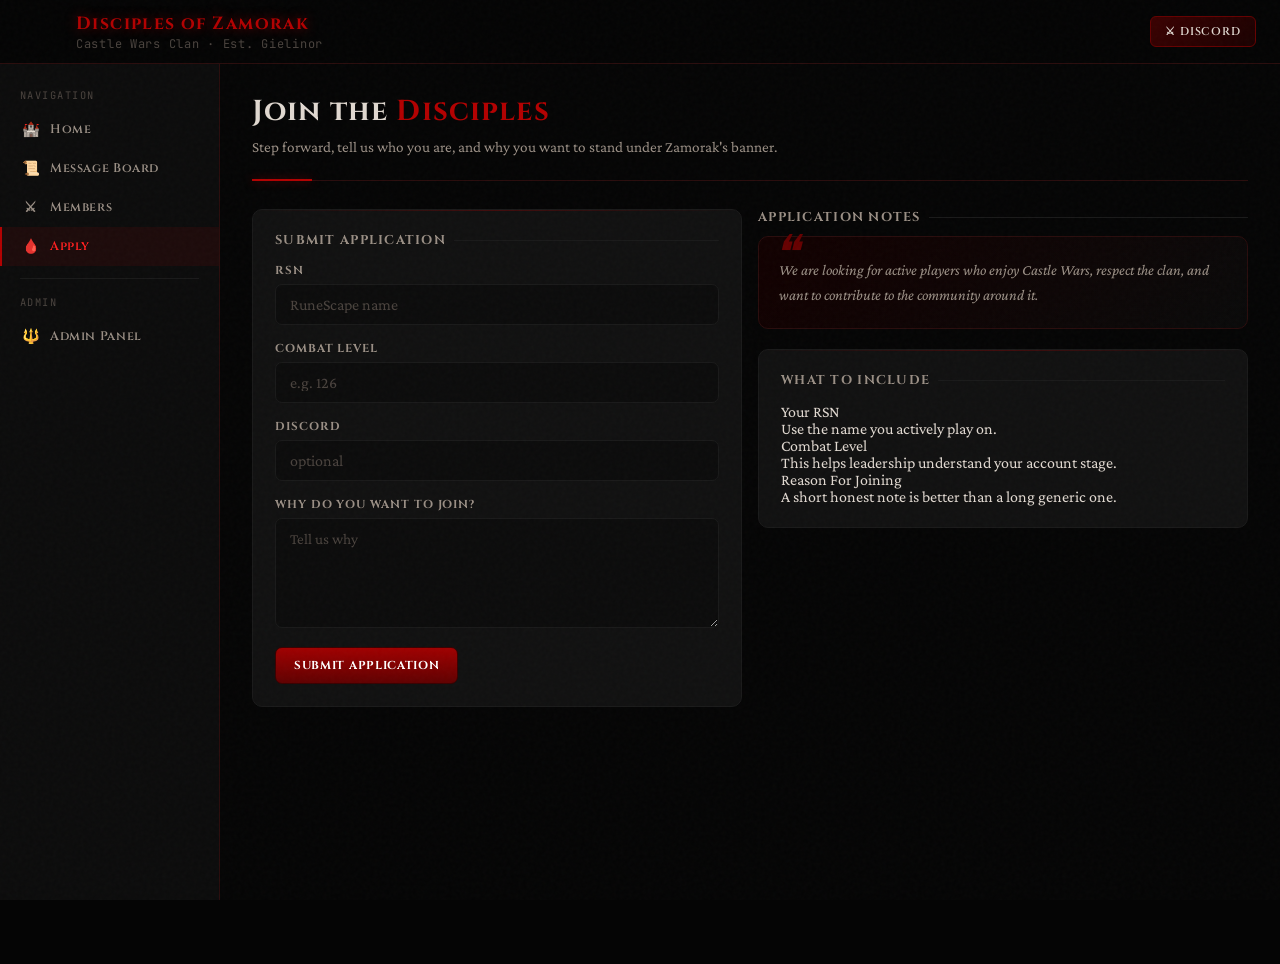
<file: apply.html>
<!DOCTYPE html>
<html lang="en">
<head>
  <meta charset="utf-8">
  <meta name="viewport" content="width=device-width,initial-scale=1">
  <title>Apply - Disciples of Zamorak</title>
  <link rel="stylesheet" href="style.css">
</head>
<body>

  <header class="site-header">
    <div class="sigil"></div>
    <div>
      <div class="clan-name">Disciples of Zamorak</div>
      <div class="clan-sub">Castle Wars Clan · Est. Gielinor</div>
    </div>
    <div class="header-right">
      <a class="header-discord" href="https://discord.gg/EBqS3dxGbn" target="_blank">⚔ Discord</a>
    </div>
  </header>

  <nav class="site-nav">
    <div class="nav-section-label">Navigation</div>
    <a href="index.html"><span class="nav-icon">🏰</span> Home</a>
    <a href="board.html"><span class="nav-icon">📜</span> Message Board</a>
    <a href="members.html"><span class="nav-icon">⚔</span> Members</a>
    <a href="apply.html" class="active"><span class="nav-icon">🩸</span> Apply</a>
    <hr class="nav-divider">
    <div class="nav-section-label">Admin</div>
    <a href="admin.html"><span class="nav-icon">🔱</span> Admin Panel</a>
  </nav>

  <main class="site-main">
    <div class="page-header">
      <h1>Join the <span>Disciples</span></h1>
      <p>Step forward, tell us who you are, and why you want to stand under Zamorak's banner.</p>
    </div>

    <div class="grid-2" style="align-items:start;">
      <section class="card">
        <div class="card-title">Submit Application</div>
        <div class="form-group">
          <label for="applyRsn">RSN</label>
          <input type="text" id="applyRsn" maxlength="24" placeholder="RuneScape name">
        </div>
        <div class="form-group">
          <label for="applyCombat">Combat Level</label>
          <input type="text" id="applyCombat" maxlength="3" placeholder="e.g. 126">
        </div>
        <div class="form-group">
          <label for="applyDiscord">Discord</label>
          <input type="text" id="applyDiscord" maxlength="50" placeholder="optional">
        </div>
        <div class="form-group">
          <label for="applyReason">Why do you want to join?</label>
          <textarea id="applyReason" maxlength="1000" placeholder="Tell us why"></textarea>
        </div>

        <input id="applyWebsite" class="hidden" tabindex="-1" autocomplete="off" placeholder="Leave blank">
        <button class="btn btn-primary" id="applyBtn">Submit Application</button>
        <div id="applyStatus"></div>
      </section>

      <section>
        <div class="card-title" style="margin-bottom:10px;">Application Notes</div>
        <div class="lore-box">
          We are looking for active players who enjoy Castle Wars, respect the clan, and want to contribute to the community around it.
        </div>

        <div class="card">
          <div class="card-title">What To Include</div>
          <div class="stack-list">
            <div class="list-row">
              <div>
                <div class="row-title">Your RSN</div>
                <div class="row-meta">Use the name you actively play on.</div>
              </div>
            </div>
            <div class="list-row">
              <div>
                <div class="row-title">Combat Level</div>
                <div class="row-meta">This helps leadership understand your account stage.</div>
              </div>
            </div>
            <div class="list-row">
              <div>
                <div class="row-title">Reason For Joining</div>
                <div class="row-meta">A short honest note is better than a long generic one.</div>
              </div>
            </div>
          </div>
        </div>
      </section>
    </div>
  </main>

  <script src="clan.js"></script>
  <script>
    document.getElementById("applyBtn").addEventListener("click", submitClanApplication);
  </script>

</body>
</html>
</file>
<file: style.css>
@import url('https://fonts.googleapis.com/css2?family=Cinzel:wght@400;600;700;900&family=Crimson+Pro:ital,wght@0,300;0,400;0,600;1,400&family=JetBrains+Mono:wght@400;500&display=swap');

/* =============================================
   CSS VARIABLES
============================================= */
:root {
  --bg:           #050505;
  --surface:      #0c0c0c;
  --panel:        #111111;
  --panel2:       #181818;
  --border:       #2a0d0d;
  --border-soft:  #1a1a1a;

  --text:         #e0d8d0;
  --text-dim:     #9a8f85;
  --text-faint:   #4a433e;

  --primary:      #b30000;
  --primary-glow: #ff2020;
  --primary-dim:  #660000;
  --blood:        #3d0000;

  --gold:         #c9a84c;
  --gold-bright:  #e8c96e;
  --gold-dim:     #7a6030;

  --green:        #5fd18b;
  --red:          #ff4d4d;
  --blue:         #5ab4d4;

  --nav-width:    220px;
  --header-h:     64px;
}

/* =============================================
   RESET & BASE
============================================= */
*, *::before, *::after { box-sizing: border-box; margin: 0; padding: 0; }

html { scroll-behavior: smooth; }

body {
  font-family: 'Crimson Pro', Georgia, serif;
  font-size: 16px;
  background: var(--bg);
  color: var(--text);
  min-height: 100vh;
  overflow-x: hidden;
}

/* Noise texture overlay */
body::before {
  content: '';
  position: fixed;
  inset: 0;
  background-image: url("data:image/svg+xml,%3Csvg viewBox='0 0 256 256' xmlns='http://www.w3.org/2000/svg'%3E%3Cfilter id='noise'%3E%3CfeTurbulence type='fractalNoise' baseFrequency='0.9' numOctaves='4' stitchTiles='stitch'/%3E%3C/filter%3E%3Crect width='100%25' height='100%25' filter='url(%23noise)' opacity='1'/%3E%3C/svg%3E");
  opacity: 0.025;
  pointer-events: none;
  z-index: 9999;
}

a { color: var(--gold); text-decoration: none; transition: color 0.2s; }
a:hover { color: var(--gold-bright); }

h1, h2, h3, h4 {
  font-family: 'Cinzel', serif;
  letter-spacing: 0.04em;
}

p { line-height: 1.7; }

/* =============================================
   SCROLLBAR
============================================= */
::-webkit-scrollbar { width: 5px; }
::-webkit-scrollbar-track { background: var(--bg); }
::-webkit-scrollbar-thumb { background: var(--primary-dim); border-radius: 2px; }
::-webkit-scrollbar-thumb:hover { background: var(--primary); }

/* =============================================
   LAYOUT SHELL
============================================= */

/* Top header bar */
.site-header {
  position: fixed;
  top: 0;
  left: 0;
  right: 0;
  height: var(--header-h);
  background: rgba(5,5,5,0.95);
  border-bottom: 1px solid var(--border);
  display: flex;
  align-items: center;
  padding: 0 24px;
  z-index: 100;
  gap: 16px;
  backdrop-filter: blur(8px);
}

.site-header .sigil {
  width: 36px;
  height: 36px;
  background: url("https://oldschool.runescape.wiki/images/Zamorak_symbol.png") center/contain no-repeat;
  opacity: 0.85;
  flex-shrink: 0;
}

.site-header .clan-name {
  font-family: 'Cinzel', serif;
  font-size: 1.1rem;
  font-weight: 700;
  color: var(--primary);
  text-shadow: 0 0 12px rgba(179,0,0,0.6);
  letter-spacing: 0.08em;
  white-space: nowrap;
}

.site-header .clan-sub {
  font-size: 0.75rem;
  color: var(--text-faint);
  font-family: 'JetBrains Mono', monospace;
  letter-spacing: 0.06em;
}

.header-right {
  margin-left: auto;
  display: flex;
  align-items: center;
  gap: 10px;
}

/* Discord CTA in header */
.header-discord {
  background: linear-gradient(135deg, #3a0000, #1a0000);
  border: 1px solid var(--primary-dim);
  color: var(--text);
  padding: 7px 14px;
  border-radius: 6px;
  font-family: 'Cinzel', serif;
  font-size: 0.7rem;
  font-weight: 600;
  letter-spacing: 0.08em;
  text-transform: uppercase;
  transition: all 0.2s;
  white-space: nowrap;
}

.header-discord:hover {
  border-color: var(--primary);
  color: #fff;
  box-shadow: 0 0 10px rgba(179,0,0,0.4);
  background: linear-gradient(135deg, #550000, #2a0000);
}

/* Side nav */
.site-nav {
  position: fixed;
  top: var(--header-h);
  left: 0;
  bottom: 0;
  width: var(--nav-width);
  background: var(--surface);
  border-right: 1px solid var(--border);
  padding: 24px 0;
  overflow-y: auto;
  z-index: 90;
}

.nav-section-label {
  font-family: 'JetBrains Mono', monospace;
  font-size: 0.65rem;
  letter-spacing: 0.14em;
  text-transform: uppercase;
  color: var(--text-faint);
  padding: 0 20px 8px;
  margin-top: 16px;
}

.nav-section-label:first-child { margin-top: 0; }

.site-nav a {
  display: flex;
  align-items: center;
  gap: 10px;
  padding: 10px 20px;
  color: var(--text-dim);
  font-family: 'Cinzel', serif;
  font-size: 0.78rem;
  font-weight: 600;
  letter-spacing: 0.05em;
  transition: all 0.15s;
  border-left: 2px solid transparent;
  position: relative;
}

.site-nav a:hover {
  color: var(--text);
  background: rgba(179,0,0,0.06);
  border-left-color: var(--primary-dim);
}

.site-nav a.active {
  color: var(--primary-glow);
  background: rgba(179,0,0,0.1);
  border-left-color: var(--primary);
}

.site-nav a .nav-icon {
  font-size: 0.9rem;
  width: 18px;
  text-align: center;
  flex-shrink: 0;
}

.nav-divider {
  border: none;
  border-top: 1px solid var(--border-soft);
  margin: 12px 20px;
}

/* Main content area */
.site-main {
  margin-left: var(--nav-width);
  margin-top: var(--header-h);
  padding: 32px;
  min-height: calc(100vh - var(--header-h));
}

@media (max-width: 900px) {
  .site-nav { display: none; }
  .site-main { margin-left: 0; padding: 20px 16px; }
  .site-header .clan-sub { display: none; }
}

/* =============================================
   PAGE HEADER (inside main)
============================================= */
.page-header {
  margin-bottom: 28px;
  padding-bottom: 20px;
  border-bottom: 1px solid var(--border);
  position: relative;
}

.page-header h1 {
  font-size: 1.8rem;
  color: var(--text);
  font-weight: 700;
  line-height: 1.1;
}

.page-header h1 span {
  color: var(--primary);
}

.page-header p {
  margin-top: 6px;
  color: var(--text-dim);
  font-size: 0.95rem;
}

/* Decorative rule under page header */
.page-header::after {
  content: '';
  position: absolute;
  bottom: -1px;
  left: 0;
  width: 60px;
  height: 2px;
  background: var(--primary);
  box-shadow: 0 0 8px rgba(179,0,0,0.6);
}

/* =============================================
   CARDS & PANELS
============================================= */
.card {
  background: var(--panel);
  border: 1px solid var(--border-soft);
  border-radius: 10px;
  padding: 22px;
  margin-bottom: 18px;
  transition: border-color 0.2s;
  position: relative;
  overflow: hidden;
}

.card::before {
  content: '';
  position: absolute;
  top: 0;
  left: 0;
  right: 0;
  height: 1px;
  background: linear-gradient(90deg, transparent, rgba(179,0,0,0.3), transparent);
}

.card:hover {
  border-color: var(--border);
}

.card-title {
  font-family: 'Cinzel', serif;
  font-size: 0.8rem;
  font-weight: 700;
  letter-spacing: 0.1em;
  text-transform: uppercase;
  color: var(--text-dim);
  margin-bottom: 14px;
  display: flex;
  align-items: center;
  gap: 8px;
}

.card-title::after {
  content: '';
  flex: 1;
  height: 1px;
  background: var(--border-soft);
}

.card h2 {
  font-size: 1.1rem;
  color: var(--text);
  margin-bottom: 12px;
}

/* =============================================
   HOME: WELCOME BANNER
============================================= */
.welcome-banner {
  background: linear-gradient(135deg, #120000 0%, #0a0a0a 60%, #0f0500 100%);
  border: 1px solid var(--border);
  border-radius: 12px;
  padding: 32px;
  margin-bottom: 24px;
  position: relative;
  overflow: hidden;
}

.welcome-banner::before {
  content: '';
  position: absolute;
  top: -40px;
  right: -40px;
  width: 200px;
  height: 200px;
  background: url("https://oldschool.runescape.wiki/images/Zamorak_symbol.png") center/contain no-repeat;
  opacity: 0.04;
  pointer-events: none;
}

.welcome-banner::after {
  content: '';
  position: absolute;
  bottom: 0;
  left: 0;
  right: 0;
  height: 1px;
  background: linear-gradient(90deg, transparent, var(--primary), transparent);
}

.welcome-banner h2 {
  font-family: 'Cinzel', serif;
  font-size: 1.5rem;
  font-weight: 900;
  color: var(--primary);
  text-shadow: 0 0 20px rgba(179,0,0,0.4);
  margin-bottom: 8px;
}

.welcome-banner p {
  color: var(--text-dim);
  font-size: 1rem;
  max-width: 600px;
}

/* =============================================
   HOME: QUICK LINKS GRID
============================================= */
.quick-links {
  display: grid;
  grid-template-columns: repeat(auto-fill, minmax(160px, 1fr));
  gap: 12px;
  margin-bottom: 24px;
}

.quick-link-tile {
  display: flex;
  flex-direction: column;
  align-items: center;
  justify-content: center;
  gap: 10px;
  padding: 20px 12px;
  background: var(--panel);
  border: 1px solid var(--border-soft);
  border-radius: 10px;
  color: var(--text-dim);
  font-family: 'Cinzel', serif;
  font-size: 0.72rem;
  font-weight: 700;
  letter-spacing: 0.08em;
  text-transform: uppercase;
  text-decoration: none;
  transition: all 0.2s;
  cursor: pointer;
  position: relative;
  overflow: hidden;
}

.quick-link-tile::before {
  content: '';
  position: absolute;
  bottom: 0;
  left: 0;
  right: 0;
  height: 2px;
  background: var(--primary);
  transform: scaleX(0);
  transition: transform 0.2s;
}

.quick-link-tile:hover {
  border-color: var(--border);
  background: var(--panel2);
  color: var(--text);
  box-shadow: 0 4px 20px rgba(0,0,0,0.4);
  transform: translateY(-2px);
}

.quick-link-tile:hover::before {
  transform: scaleX(1);
}

.quick-link-tile .tile-icon {
  font-size: 1.6rem;
  line-height: 1;
  filter: drop-shadow(0 0 6px rgba(179,0,0,0.3));
}

.quick-link-tile.highlight {
  border-color: var(--border);
  background: linear-gradient(135deg, #1a0000, #0c0c0c);
}

.quick-link-tile.highlight .tile-icon {
  filter: drop-shadow(0 0 8px rgba(179,0,0,0.6));
}

/* =============================================
   HOME: 2-COLUMN CONTENT GRID
============================================= */
.home-grid {
  display: grid;
  grid-template-columns: 1fr 1fr;
  gap: 18px;
}

@media (max-width: 700px) {
  .home-grid { grid-template-columns: 1fr; }
  .quick-links { grid-template-columns: repeat(2, 1fr); }
}

/* =============================================
   STAT BADGES
============================================= */
.stat-row {
  display: flex;
  gap: 12px;
  flex-wrap: wrap;
  margin-bottom: 20px;
}

.stat-badge {
  background: var(--panel2);
  border: 1px solid var(--border-soft);
  border-radius: 8px;
  padding: 12px 18px;
  min-width: 100px;
  text-align: center;
}

.stat-badge .val {
  font-family: 'Cinzel', serif;
  font-size: 1.4rem;
  font-weight: 700;
  color: var(--gold);
  display: block;
}

.stat-badge .lbl {
  font-family: 'JetBrains Mono', monospace;
  font-size: 0.65rem;
  letter-spacing: 0.1em;
  text-transform: uppercase;
  color: var(--text-faint);
  margin-top: 2px;
  display: block;
}

/* =============================================
   ROLE BADGES
============================================= */
.role-badge {
  display: inline-block;
  padding: 2px 10px;
  border-radius: 4px;
  font-family: 'JetBrains Mono', monospace;
  font-size: 0.67rem;
  font-weight: 500;
  letter-spacing: 0.06em;
  text-transform: uppercase;
  border: 1px solid;
}

.role-founder, .role-admin {
  color: var(--primary-glow);
  border-color: var(--primary-dim);
  background: rgba(179,0,0,0.1);
}

.role-leader {
  color: var(--gold);
  border-color: var(--gold-dim);
  background: rgba(201,168,76,0.08);
}

.role-disciple {
  color: var(--blue);
  border-color: rgba(90,180,212,0.3);
  background: rgba(90,180,212,0.06);
}

.role-na {
  color: var(--text-faint);
  border-color: var(--border-soft);
  background: transparent;
}

/* =============================================
   MEMBERS LIST
============================================= */
.member {
  display: flex;
  align-items: center;
  gap: 14px;
  padding: 13px 16px;
  border: 1px solid var(--border-soft);
  border-radius: 8px;
  margin-top: 8px;
  background: var(--surface);
  transition: all 0.15s;
}

.member:hover {
  border-color: var(--border);
  background: var(--panel);
}

.member-avatar {
  width: 36px;
  height: 36px;
  border-radius: 50%;
  background: linear-gradient(135deg, var(--blood), #050505);
  border: 1px solid var(--border);
  display: flex;
  align-items: center;
  justify-content: center;
  font-family: 'Cinzel', serif;
  font-size: 0.85rem;
  font-weight: 700;
  color: var(--primary);
  flex-shrink: 0;
}

.member-info { flex: 1; }

.member-name {
  font-family: 'Cinzel', serif;
  font-size: 0.85rem;
  font-weight: 600;
  color: var(--text);
}

.member-joined {
  font-family: 'JetBrains Mono', monospace;
  font-size: 0.65rem;
  color: var(--text-faint);
  margin-top: 2px;
}

/* =============================================
   MESSAGE BOARD
============================================= */
.message {
  padding: 16px;
  border: 1px solid var(--border-soft);
  border-left: 3px solid var(--primary);
  border-radius: 8px;
  margin-top: 10px;
  background: var(--surface);
  transition: border-color 0.15s;
}

.message:hover {
  border-left-color: var(--primary-glow);
}

.message .top {
  display: flex;
  justify-content: space-between;
  align-items: baseline;
  gap: 12px;
  margin-bottom: 8px;
}

.message .author {
  font-family: 'Cinzel', serif;
  font-size: 0.82rem;
  font-weight: 700;
  color: var(--gold);
}

.message .timestamp {
  font-family: 'JetBrains Mono', monospace;
  font-size: 0.65rem;
  color: var(--text-faint);
  white-space: nowrap;
}

.message .body {
  color: var(--text);
  font-size: 0.95rem;
  line-height: 1.6;
}

/* =============================================
   FORMS
============================================= */
.form-group {
  margin-bottom: 16px;
}

label {
  display: block;
  font-family: 'Cinzel', serif;
  font-size: 0.72rem;
  font-weight: 700;
  letter-spacing: 0.08em;
  text-transform: uppercase;
  color: var(--text-dim);
  margin-bottom: 6px;
}

input[type="text"],
input[type="number"],
input[type="password"],
input[type="time"],
textarea,
select {
  width: 100%;
  padding: 11px 14px;
  background: var(--surface);
  border: 1px solid var(--border-soft);
  border-radius: 7px;
  color: var(--text);
  font-family: 'Crimson Pro', serif;
  font-size: 1rem;
  transition: all 0.2s;
  appearance: none;
}

input:focus, textarea:focus, select:focus {
  outline: none;
  border-color: var(--primary);
  box-shadow: 0 0 0 3px rgba(179,0,0,0.12);
}

input::placeholder, textarea::placeholder {
  color: var(--text-faint);
}

textarea {
  min-height: 110px;
  resize: vertical;
  font-size: 0.95rem;
}

select option {
  background: var(--panel);
  color: var(--text);
}

/* =============================================
   BUTTONS
============================================= */
.btn {
  display: inline-flex;
  align-items: center;
  gap: 8px;
  padding: 10px 18px;
  border-radius: 7px;
  border: 1px solid var(--border-soft);
  background: var(--panel2);
  color: var(--text);
  font-family: 'Cinzel', serif;
  font-size: 0.72rem;
  font-weight: 700;
  letter-spacing: 0.06em;
  text-transform: uppercase;
  cursor: pointer;
  transition: all 0.2s;
  text-decoration: none;
}

.btn:hover {
  border-color: var(--border);
  background: #1f1f1f;
  color: var(--text);
  box-shadow: 0 2px 12px rgba(0,0,0,0.4);
}

.btn:disabled {
  opacity: 0.4;
  cursor: not-allowed;
}

.btn-primary {
  background: linear-gradient(180deg, #a00000, #600000);
  border-color: #3a0000;
  color: #fff;
}

.btn-primary:hover {
  background: linear-gradient(180deg, #cc0000, #800000);
  border-color: var(--primary);
  box-shadow: 0 0 14px rgba(179,0,0,0.4);
  color: #fff;
}

.btn-gold {
  background: linear-gradient(180deg, #7a5a20, #4a3610);
  border-color: var(--gold-dim);
  color: var(--gold-bright);
}

.btn-gold:hover {
  background: linear-gradient(180deg, #9a7230, #5a4418);
  box-shadow: 0 0 10px rgba(201,168,76,0.3);
  color: var(--gold-bright);
}

.btn-danger {
  background: rgba(80,0,0,0.4);
  border-color: rgba(120,0,0,0.5);
  color: var(--red);
}

.btn-danger:hover {
  background: rgba(120,0,0,0.6);
  border-color: var(--red);
  color: #fff;
}

.btn-success {
  background: rgba(0,60,30,0.4);
  border-color: rgba(0,100,50,0.5);
  color: var(--green);
}

.btn-success:hover {
  background: rgba(0,80,40,0.6);
  border-color: var(--green);
  color: #fff;
}

.btn-sm {
  padding: 6px 12px;
  font-size: 0.65rem;
}

/* =============================================
   EVENTS CARDS
============================================= */
.event-card {
  background: linear-gradient(135deg, #110808, #0c0c0c);
  border: 1px solid var(--border);
  border-radius: 10px;
  padding: 18px;
  margin-bottom: 12px;
  position: relative;
  overflow: hidden;
  transition: all 0.2s;
}

.event-card::before {
  content: '';
  position: absolute;
  top: 0;
  left: 0;
  width: 3px;
  height: 100%;
  background: linear-gradient(180deg, var(--primary), var(--blood));
}

.event-card:hover {
  border-color: var(--primary-dim);
  box-shadow: 0 4px 20px rgba(0,0,0,0.4);
}

.event-card .event-title {
  font-family: 'Cinzel', serif;
  font-size: 0.95rem;
  font-weight: 700;
  color: var(--text);
  margin-bottom: 8px;
}

.event-meta {
  display: flex;
  flex-wrap: wrap;
  gap: 12px;
  margin-top: 8px;
}

.event-meta-item {
  display: flex;
  align-items: center;
  gap: 5px;
  font-family: 'JetBrains Mono', monospace;
  font-size: 0.68rem;
  color: var(--text-dim);
}

.event-meta-item .icon { font-size: 0.75rem; }

.event-world {
  background: rgba(179,0,0,0.12);
  border: 1px solid var(--border);
  border-radius: 4px;
  padding: 2px 8px;
  color: var(--primary-glow);
  font-family: 'JetBrains Mono', monospace;
  font-size: 0.68rem;
}

/* =============================================
   APPLICATIONS INBOX
============================================= */
.application-card {
  background: var(--surface);
  border: 1px solid var(--border-soft);
  border-radius: 10px;
  padding: 18px;
  margin-bottom: 12px;
  transition: all 0.2s;
}

.application-card:hover {
  border-color: var(--border);
}

.application-card.pending {
  border-left: 3px solid var(--gold-dim);
}

.application-card.accepted {
  border-left: 3px solid var(--green);
  opacity: 0.7;
}

.application-card.declined {
  border-left: 3px solid var(--red);
  opacity: 0.5;
}

.application-header {
  display: flex;
  align-items: flex-start;
  justify-content: space-between;
  gap: 12px;
  margin-bottom: 10px;
}

.application-rsn {
  font-family: 'Cinzel', serif;
  font-size: 0.95rem;
  font-weight: 700;
  color: var(--text);
}

.application-meta {
  font-family: 'JetBrains Mono', monospace;
  font-size: 0.65rem;
  color: var(--text-faint);
  margin-top: 3px;
}

.application-reason {
  font-size: 0.9rem;
  color: var(--text-dim);
  line-height: 1.6;
  margin: 10px 0;
  padding: 10px;
  background: rgba(0,0,0,0.3);
  border-radius: 6px;
  border-left: 2px solid var(--border-soft);
}

.application-actions {
  display: flex;
  align-items: center;
  gap: 10px;
  flex-wrap: wrap;
  margin-top: 12px;
}

/* =============================================
   ADMIN: TABS
============================================= */
.tab-bar {
  display: flex;
  gap: 4px;
  margin-bottom: 20px;
  border-bottom: 1px solid var(--border-soft);
  padding-bottom: 0;
}

.tab-btn {
  background: none;
  border: none;
  border-bottom: 2px solid transparent;
  color: var(--text-dim);
  font-family: 'Cinzel', serif;
  font-size: 0.75rem;
  font-weight: 700;
  letter-spacing: 0.08em;
  text-transform: uppercase;
  padding: 10px 18px;
  cursor: pointer;
  transition: all 0.2s;
  margin-bottom: -1px;
}

.tab-btn:hover { color: var(--text); }

.tab-btn.active {
  color: var(--primary-glow);
  border-bottom-color: var(--primary);
}

.tab-pane { display: none; }
.tab-pane.active { display: block; }

/* =============================================
   STATUS INDICATORS
============================================= */
.status-dot {
  display: inline-block;
  width: 7px;
  height: 7px;
  border-radius: 50%;
  margin-right: 5px;
}

.status-dot.online { background: var(--green); box-shadow: 0 0 5px var(--green); }
.status-dot.pending { background: var(--gold); box-shadow: 0 0 5px var(--gold); }
.status-dot.offline { background: var(--text-faint); }

/* =============================================
   APPLY PAGE — LORE FLAVOUR BOX
============================================= */
.lore-box {
  background: linear-gradient(135deg, #120000, #0a0a0a);
  border: 1px solid var(--border);
  border-radius: 10px;
  padding: 20px;
  margin-bottom: 20px;
  font-style: italic;
  color: var(--text-dim);
  font-size: 0.95rem;
  line-height: 1.7;
  position: relative;
}

.lore-box::before {
  content: '❝';
  font-family: serif;
  font-size: 3rem;
  color: var(--primary-dim);
  position: absolute;
  top: -8px;
  left: 14px;
  line-height: 1;
}

/* =============================================
   UTILS
============================================= */
.hidden { display: none !important; }
.muted { color: var(--text-dim); }
.small { font-size: 0.8rem; }
.mono { font-family: 'JetBrains Mono', monospace; }
.success { color: var(--green); font-weight: 700; font-family: 'Cinzel', serif; font-size: 0.85rem; }
.error   { color: var(--red);   font-weight: 700; font-family: 'Cinzel', serif; font-size: 0.85rem; }

.status-msg {
  padding: 10px 14px;
  border-radius: 6px;
  font-family: 'Cinzel', serif;
  font-size: 0.78rem;
  font-weight: 600;
  letter-spacing: 0.05em;
  margin-top: 12px;
}

.status-msg.success {
  background: rgba(0,60,30,0.3);
  border: 1px solid rgba(95,209,139,0.3);
  color: var(--green);
  font-weight: 400;
}

.status-msg.error {
  background: rgba(80,0,0,0.3);
  border: 1px solid rgba(255,77,77,0.3);
  color: var(--red);
  font-weight: 400;
}

.sep {
  border: none;
  border-top: 1px solid var(--border-soft);
  margin: 20px 0;
}

/* Flex helpers */
.flex { display: flex; }
.flex-between { display: flex; justify-content: space-between; align-items: center; }
.gap-8 { gap: 8px; }
.gap-12 { gap: 12px; }
.mb-16 { margin-bottom: 16px; }
.mb-8 { margin-bottom: 8px; }
 
/* Grid 2 col */
.grid-2 {
  display: grid;
  grid-template-columns: 1fr 1fr;
  gap: 16px;
}

@media (max-width: 600px) {
  .grid-2 { grid-template-columns: 1fr; }
}

/* =============================================
   ANIMATIONS
============================================= */
@keyframes fadeInUp {
  from { opacity: 0; transform: translateY(12px); }
  to   { opacity: 1; transform: translateY(0); }
}

.card, .welcome-banner, .quick-links, .event-card, .application-card {
  animation: fadeInUp 0.35s ease both;
}

.card:nth-child(2) { animation-delay: 0.05s; }
.card:nth-child(3) { animation-delay: 0.1s; }

/* Glow pulse on primary CTA */
@keyframes glowPulse {
  0%, 100% { box-shadow: 0 0 10px rgba(179,0,0,0.3); }
  50%       { box-shadow: 0 0 20px rgba(179,0,0,0.6); }
}

.btn-primary {
  animation: glowPulse 3s ease-in-out infinite;
}

.btn-primary:hover {
  animation: none;
}
</file>
